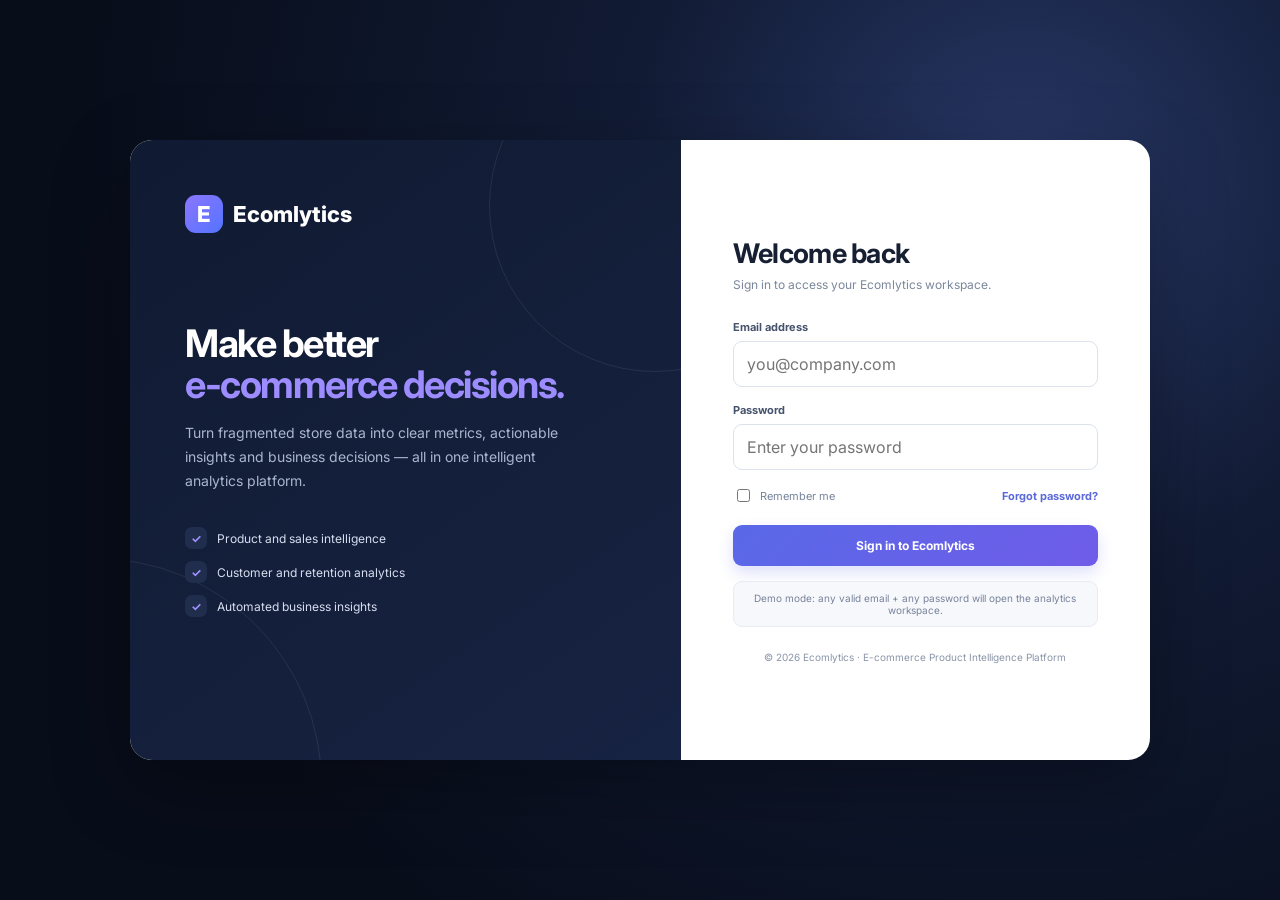
<file: frontend/login.html>
<!doctype html>
<html lang="en">
<head>
<meta charset="utf-8"><meta name="viewport" content="width=device-width,initial-scale=1">
<title>Sign in | Ecomlytics</title><link rel="stylesheet" href="css/style.css">
<link rel="icon" href="favicon.svg"></head>
<body>
<div class="login-page">
 <div class="login-shell">
  <section class="login-brand">
   <div class="login-logo"><div class="mark">E</div>Ecomlytics</div>
   <h1>Make better<br><span>e-commerce decisions.</span></h1>
   <p>Turn fragmented store data into clear metrics, actionable insights and business decisions — all in one intelligent analytics platform.</p>
   <div class="login-points">
    <div class="login-point"><b>✓</b> Product and sales intelligence</div>
    <div class="login-point"><b>✓</b> Customer and retention analytics</div>
    <div class="login-point"><b>✓</b> Automated business insights</div>
   </div>
  </section>
  <section class="login-form">
   <h2>Welcome back</h2>
   <p class="sub">Sign in to access your Ecomlytics workspace.</p>
   <form id="loginForm">
    <div class="field"><label>Email address</label><input id="email" type="email" placeholder="you@company.com" required></div>
    <div class="field"><label>Password</label><input id="password" type="password" placeholder="Enter your password" required><div id="error" class="error">Please enter your email and password.</div></div>
    <div class="login-options"><label class="remember"><input type="checkbox"> Remember me</label><a href="#" onclick="alert('Password reset flow can be connected here.');return false;">Forgot password?</a></div>
    <button class="btn login-btn" type="submit">Sign in to Ecomlytics</button>
   </form>
   <div class="demo">Demo mode: any valid email + any password will open the analytics workspace.</div>
   <div class="login-foot">© 2026 Ecomlytics · E-commerce Product Intelligence Platform</div>
  </section>
 </div>
</div>
<script>
document.getElementById("loginForm").addEventListener("submit",function(e){
 e.preventDefault();
 const email=document.getElementById("email").value.trim(), password=document.getElementById("password").value;
 const err=document.getElementById("error");
 if(!email || !password){err.style.display="block";return}
 localStorage.setItem("ecomlytics_user",email);
 window.location.href="index.html";
});
</script>
</body></html>
</file>
<file: frontend/css/style.css>
@import url('https://fonts.googleapis.com/css2?family=Inter:wght@400;500;600;700;800&display=swap');

:root{
 --bg:#f4f7fb;--surface:#fff;--surface-soft:#f8faff;--nav:#0a1020;--nav2:#111a30;
 --text:#172033;--muted:#718096;--line:#e6ebf3;--accent:#5969e8;--accent2:#7b61ff;
 --good:#18a86b;--warn:#c98a16;--danger:#d84f61;--shadow:0 10px 30px rgba(20,31,56,.07);
}
*{box-sizing:border-box}
body{margin:0;font-family:Inter,Segoe UI,Arial,sans-serif;background:var(--bg);color:var(--text)}
a{text-decoration:none;color:inherit}
button,input,select{font:inherit}
.app{display:flex;min-height:100vh}
.sidebar{width:255px;background:linear-gradient(180deg,var(--nav),#0e172b);color:#fff;padding:22px 15px;position:fixed;inset:0 auto 0 0;z-index:10}
.brand{display:flex;align-items:center;gap:10px;font-size:22px;font-weight:800;padding:6px 13px 30px;letter-spacing:-.5px}
.brand-mark{width:34px;height:34px;border-radius:10px;background:linear-gradient(135deg,#7b61ff,#4e75ff);display:grid;place-items:center;font-size:15px;box-shadow:0 8px 20px rgba(89,105,232,.3)}
.brand-name span{color:#8e9bff}
.nav-label{font-size:10px;color:#687692;text-transform:uppercase;padding:13px 13px 7px;letter-spacing:1.3px;font-weight:700}
.nav a{display:flex;align-items:center;gap:11px;padding:11px 13px;border-radius:9px;color:#aeb9ce;margin:3px 0;font-size:13px;font-weight:500;transition:.18s}
.nav a:hover{background:#18233d;color:#fff;transform:translateX(2px)}
.nav a.active{background:linear-gradient(90deg,#27335a,#1a2643);color:#fff;box-shadow:inset 3px 0 0 #7c8cff}
.nav .ico{width:18px;text-align:center;opacity:.9}
.sidebar-footer{position:absolute;left:15px;right:15px;bottom:18px;padding:12px 13px;border:1px solid #263452;border-radius:10px;background:#10192d;color:#8995aa;font-size:11px}
.main{margin-left:255px;width:calc(100% - 255px);padding:28px 34px}
.top{display:flex;justify-content:space-between;align-items:center;margin-bottom:24px}
.title h1{margin:0;font-size:27px;letter-spacing:-.7px}
.title p{margin:6px 0 0;color:var(--muted);font-size:13px}
.top-right{display:flex;align-items:center;gap:12px}
.status-dot{width:8px;height:8px;border-radius:50%;background:var(--good);display:inline-block;margin-right:6px}
.badge{background:#eef1ff;color:#5969d8;padding:8px 12px;border-radius:20px;font-size:11px;font-weight:700}
.profile{width:36px;height:36px;border-radius:50%;display:grid;place-items:center;background:#e8ebff;color:#4e5dcc;font-weight:800;font-size:12px}
.grid{display:grid;gap:18px}
.kpis{grid-template-columns:repeat(4,1fr)}
.two{grid-template-columns:1.5fr 1fr}
.three{grid-template-columns:repeat(3,1fr)}
.card{background:var(--surface);border:1px solid var(--line);border-radius:15px;padding:20px;box-shadow:var(--shadow)}
.card:hover{box-shadow:0 13px 32px rgba(20,31,56,.09)}
.kpi{position:relative;overflow:hidden}
.kpi:after{content:"";position:absolute;right:-25px;top:-25px;width:90px;height:90px;border-radius:50%;background:#f1f3ff}
.kpi .label{color:#748097;font-size:12px;font-weight:600}
.kpi .value{font-size:26px;font-weight:800;margin-top:9px;letter-spacing:-.5px}
.kpi .delta{font-size:11px;color:var(--good);margin-top:8px}
.delta.up{color:var(--good)}
.delta.down{color:#d64545}
.delta.note{color:#8a93a6;font-style:italic}
.source-state{display:inline-block;padding:4px 10px;border-radius:20px;font-size:11px;font-weight:700;margin-top:6px}
.source-state.ok{background:#e6f7ec;color:#1f9d55}
.source-state.warn{background:#fdf1e2;color:#c07a12}
.source-state.info{background:#eef1ff;color:#5969d8}
.btn.secondary{background:#f1f2f6;color:#3a3f4b;box-shadow:none;margin-left:8px}
.btn.secondary:hover{background:#e5e7ee}
.note-banner{padding:10px 14px;border-radius:8px;font-size:13px;margin-top:12px;font-weight:600}
.note-banner.ok{background:#e6f7ec;color:#1f9d55}
.note-banner.warn{background:#fdf1e2;color:#c07a12}
.section-title{font-weight:800;font-size:14px;margin-bottom:15px}
.table-wrap{overflow:auto}
.table{width:100%;border-collapse:collapse;font-size:12px}
.table th,.table td{padding:12px 10px;border-bottom:1px solid #edf0f5;text-align:left;white-space:nowrap}
.table th{color:#748097;font-size:10px;text-transform:uppercase;letter-spacing:.5px;background:#fbfcfe}
.table tbody tr:hover{background:#fafbff}
.pill{display:inline-block;padding:5px 9px;border-radius:20px;background:#eef1ff;color:#5667d7;font-size:10px;font-weight:700}
.pill.good{background:#e8fbf2;color:#15945c}.pill.warn{background:#fff5df;color:#a87300}.pill.danger{background:#ffedf0;color:#c74355}
.bar{height:9px;background:#e8ecf3;border-radius:10px;overflow:hidden}.bar i{display:block;height:100%;background:linear-gradient(90deg,#5969e8,#826eff);border-radius:10px}
.funnel-row{margin:15px 0}.funnel-head{display:flex;justify-content:space-between;margin-bottom:7px;font-size:12px}
.insight{border-left:4px solid var(--accent);padding:14px;background:#f7f8ff;border-radius:10px;margin:12px 0}
.insight.high{border-color:var(--danger)}.insight.medium{border-color:var(--warn)}
.insight h3{margin:0 0 6px;font-size:13px}.insight p{margin:5px 0;color:#59657a;font-size:12px;line-height:1.55}
.chart{min-height:250px;display:flex;align-items:end;gap:12px;padding-top:20px}
.chart .col{flex:1;text-align:center}.chart .barv{height:180px;display:flex;align-items:end}.chart .barv i{display:block;width:100%;background:linear-gradient(180deg,#8b78ff,#5969e8);border-radius:7px 7px 0 0}
.chart small{color:#758198;font-size:10px}.note{color:#77839a;font-size:11px;line-height:1.55}
.filters{display:flex;gap:10px;flex-wrap:wrap;margin-bottom:18px}.input,.select{border:1px solid #dce2ed;border-radius:9px;padding:10px 12px;background:white;color:#24304a;outline:none}
.input:focus,.select:focus{border-color:#7786ed;box-shadow:0 0 0 3px #eef0ff}
.btn{border:0;background:linear-gradient(135deg,#5969e8,#6f5ce8);color:white;padding:10px 15px;border-radius:9px;cursor:pointer;font-weight:700;font-size:12px;box-shadow:0 7px 15px rgba(89,105,232,.2)}
.btn:hover{filter:brightness(1.05)}
.empty{padding:35px;text-align:center;color:#8792a8}

.login-page{min-height:100vh;background:radial-gradient(circle at 80% 20%,#283766 0,#111b34 32%,#080d1a 75%);display:flex;align-items:center;justify-content:center;padding:25px}
.login-shell{width:min(1020px,100%);min-height:620px;display:grid;grid-template-columns:1.08fr .92fr;background:#fff;border-radius:22px;overflow:hidden;box-shadow:0 25px 80px rgba(0,0,0,.3)}
.login-brand{padding:55px;background:linear-gradient(145deg,#101a32,#172342);color:white;position:relative;overflow:hidden}
.login-brand:before,.login-brand:after{content:"";position:absolute;border-radius:50%;border:1px solid rgba(255,255,255,.08)}
.login-brand:before{width:330px;height:330px;right:-140px;top:-100px}.login-brand:after{width:450px;height:450px;left:-260px;bottom:-250px}
.login-logo{display:flex;align-items:center;gap:10px;font-weight:800;font-size:22px;position:relative;z-index:1}
.login-logo .mark{width:38px;height:38px;border-radius:11px;background:linear-gradient(135deg,#8c76ff,#5374ff);display:grid;place-items:center}
.login-brand h1{font-size:38px;line-height:1.08;margin:90px 0 16px;letter-spacing:-1.5px;position:relative;z-index:1}
.login-brand h1 span{color:#9d8cff}.login-brand>p{color:#aab6ce;line-height:1.7;font-size:14px;max-width:390px;position:relative;z-index:1}
.login-points{position:relative;z-index:1;margin-top:35px;display:grid;gap:12px}.login-point{display:flex;gap:10px;align-items:center;color:#d7def0;font-size:12px}.login-point b{width:22px;height:22px;border-radius:7px;background:#202d4d;display:grid;place-items:center;color:#9e90ff}
.login-form{padding:55px 52px;display:flex;flex-direction:column;justify-content:center}.login-form h2{font-size:27px;margin:0 0 7px;letter-spacing:-.7px}.login-form .sub{font-size:12px;color:#7b879b;margin:0 0 28px}.field{margin-bottom:16px}.field label{display:block;font-size:11px;font-weight:700;color:#46536c;margin-bottom:7px}.field input{width:100%;padding:12px 13px;border:1px solid #dce2ec;border-radius:9px;outline:none}.field input:focus{border-color:#6978e9;box-shadow:0 0 0 3px #eef0ff}.login-options{display:flex;justify-content:space-between;align-items:center;font-size:11px;color:#78849a;margin:2px 0 20px}.login-options a{color:#5b69d9;font-weight:700}.remember{display:flex;gap:7px;align-items:center}.login-btn{width:100%;padding:13px}.demo{margin-top:15px;padding:10px;text-align:center;background:#f7f8fc;border:1px solid #e8ebf2;border-radius:9px;color:#77839a;font-size:10px}
.error{color:#c74355;font-size:11px;margin-top:8px;display:none}.login-foot{text-align:center;margin-top:24px;color:#8a95a8;font-size:10px}

@media(max-width:1000px){.kpis{grid-template-columns:repeat(2,1fr)}.two,.three{grid-template-columns:1fr}}
@media(max-width:760px){.sidebar{position:relative;width:100%;height:auto}.app{display:block}.main{margin-left:0;width:100%;padding:20px}.login-shell{grid-template-columns:1fr}.login-brand{display:none}.login-form{padding:40px 28px}.kpis{grid-template-columns:1fr}.top{align-items:flex-start;gap:12px}}
</file>
